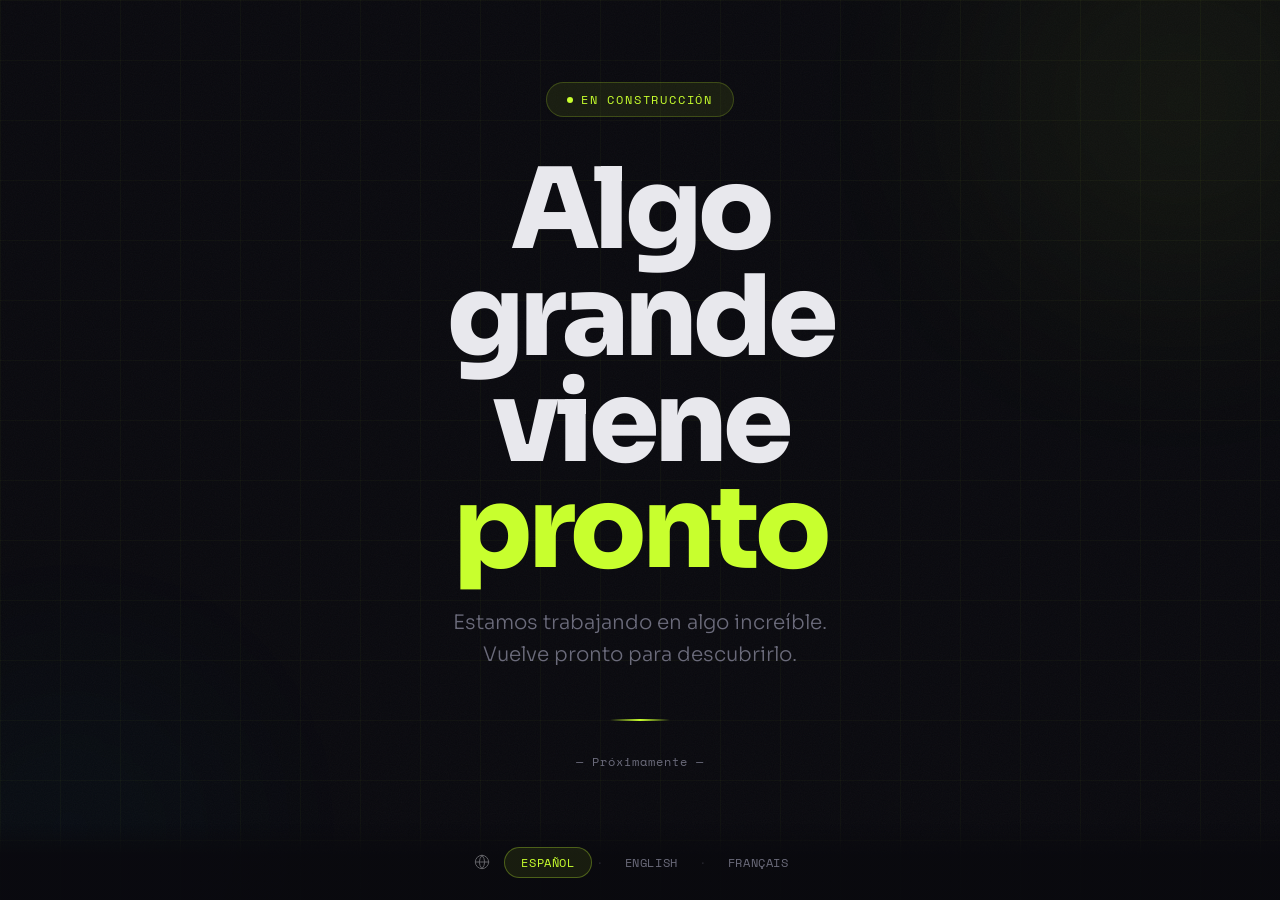
<file: index.html>
<!DOCTYPE html>
<html lang="es">
<head>
  <meta charset="UTF-8">
  <meta name="viewport" content="width=device-width, initial-scale=1.0">
  <title>Próximamente</title>
  <link href="https://fonts.googleapis.com/css2?family=Sora:wght@300;600;800&family=Space+Mono&display=swap" rel="stylesheet">
  <style>
    *, *::before, *::after { margin: 0; padding: 0; box-sizing: border-box; }

    :root {
      --bg: #0a0a0f;
      --surface: #12121a;
      --accent: #c8ff2e;
      --accent-dim: rgba(200, 255, 46, 0.08);
      --text: #e8e8ed;
      --muted: #6b6b7b;
    }

    body {
      min-height: 100vh;
      display: flex;
      flex-direction: column;
      align-items: center;
      justify-content: center;
      background: var(--bg);
      color: var(--text);
      font-family: 'Sora', sans-serif;
      overflow: hidden;
    }

    /* Animated background grid */
    .grid-bg {
      position: fixed;
      inset: 0;
      background-image:
        linear-gradient(rgba(200, 255, 46, 0.03) 1px, transparent 1px),
        linear-gradient(90deg, rgba(200, 255, 46, 0.03) 1px, transparent 1px);
      background-size: 60px 60px;
      animation: gridShift 20s linear infinite;
    }

    @keyframes gridShift {
      0% { transform: translate(0, 0); }
      100% { transform: translate(60px, 60px); }
    }

    /* Glow orbs */
    .orb {
      position: fixed;
      border-radius: 50%;
      filter: blur(120px);
      opacity: 0.4;
      animation: float 8s ease-in-out infinite;
    }

    .orb-1 {
      width: 400px; height: 400px;
      background: rgba(200, 255, 46, 0.15);
      top: -100px; right: -100px;
    }

    .orb-2 {
      width: 300px; height: 300px;
      background: rgba(46, 200, 255, 0.1);
      bottom: -80px; left: -80px;
      animation-delay: -4s;
    }

    @keyframes float {
      0%, 100% { transform: translate(0, 0) scale(1); }
      50% { transform: translate(30px, -20px) scale(1.1); }
    }

    /* Main content */
    .container {
      position: relative;
      z-index: 1;
      text-align: center;
      padding: 2rem 2rem 5rem;
      max-width: 700px;
      flex: 1;
      display: flex;
      flex-direction: column;
      align-items: center;
      justify-content: center;
    }

    /* Badge */
    .badge {
      display: inline-flex;
      align-items: center;
      gap: 8px;
      padding: 8px 20px;
      border: 1px solid rgba(200, 255, 46, 0.2);
      border-radius: 100px;
      font-family: 'Space Mono', monospace;
      font-size: 0.75rem;
      letter-spacing: 0.15em;
      text-transform: uppercase;
      color: var(--accent);
      background: var(--accent-dim);
      margin-bottom: 2.5rem;
      animation: fadeInUp 0.8s ease both;
    }

    .badge .dot {
      width: 6px; height: 6px;
      background: var(--accent);
      border-radius: 50%;
      animation: pulse 2s ease-in-out infinite;
    }

    @keyframes pulse {
      0%, 100% { opacity: 1; transform: scale(1); }
      50% { opacity: 0.4; transform: scale(0.8); }
    }

    /* Heading */
    h1 {
      font-size: clamp(3rem, 10vw, 7rem);
      font-weight: 800;
      line-height: 0.95;
      letter-spacing: -0.04em;
      margin-bottom: 1.5rem;
      animation: fadeInUp 0.8s ease 0.15s both;
    }

    h1 .line { display: block; }

    h1 .highlight {
      color: var(--accent);
      position: relative;
    }

    /* Subtitle */
    .subtitle {
      font-size: clamp(1rem, 2.5vw, 1.25rem);
      font-weight: 300;
      color: var(--muted);
      line-height: 1.6;
      margin-bottom: 3rem;
      animation: fadeInUp 0.8s ease 0.3s both;
    }

    /* Divider */
    .divider {
      width: 60px;
      height: 2px;
      background: linear-gradient(90deg, transparent, var(--accent), transparent);
      margin: 0 auto 2rem;
      animation: fadeInUp 0.8s ease 0.45s both;
    }

    .footer-info {
      font-family: 'Space Mono', monospace;
      font-size: 0.75rem;
      color: var(--muted);
      letter-spacing: 0.08em;
      animation: fadeInUp 0.8s ease 0.6s both;
    }

    @keyframes fadeInUp {
      from { opacity: 0; transform: translateY(30px); }
      to { opacity: 1; transform: translateY(0); }
    }

    /* Noise overlay */
    .noise {
      position: fixed;
      inset: 0;
      z-index: 0;
      opacity: 0.035;
      pointer-events: none;
      background-image: url("data:image/svg+xml,%3Csvg viewBox='0 0 256 256' xmlns='http://www.w3.org/2000/svg'%3E%3Cfilter id='n'%3E%3CfeTurbulence type='fractalNoise' baseFrequency='0.9' numOctaves='4' stitchTiles='stitch'/%3E%3C/filter%3E%3Crect width='100%25' height='100%25' filter='url(%23n)'/%3E%3C/svg%3E");
      background-repeat: repeat;
      background-size: 256px 256px;
    }

    /* ===== Language Switcher Footer ===== */
    .lang-footer {
      position: fixed;
      bottom: 0;
      left: 0;
      right: 0;
      z-index: 10;
      display: flex;
      align-items: center;
      justify-content: center;
      gap: 6px;
      padding: 1.4rem 1rem;
      background: linear-gradient(to top, rgba(10, 10, 15, 0.95) 60%, transparent);
      animation: fadeInUp 0.8s ease 0.75s both;
    }

    .lang-footer .lang-icon {
      width: 16px;
      height: 16px;
      margin-right: 8px;
      opacity: 0.4;
    }

    .lang-footer .separator {
      color: rgba(107, 107, 123, 0.25);
      font-size: 0.85rem;
      user-select: none;
    }

    .lang-btn {
      background: none;
      border: 1px solid transparent;
      color: var(--muted);
      font-family: 'Space Mono', monospace;
      font-size: 0.75rem;
      letter-spacing: 0.05em;
      padding: 6px 16px;
      border-radius: 100px;
      cursor: pointer;
      transition: all 0.3s ease;
      text-transform: uppercase;
    }

    .lang-btn:hover {
      color: var(--text);
      border-color: rgba(200, 255, 46, 0.15);
      background: var(--accent-dim);
    }

    .lang-btn.active {
      color: var(--accent);
      border-color: rgba(200, 255, 46, 0.3);
      background: var(--accent-dim);
      pointer-events: none;
    }

    /* Transition for text changes */
    .fade-swap {
      animation: fadeSwap 0.35s ease;
    }

    @keyframes fadeSwap {
      0% { opacity: 0; transform: translateY(6px); }
      100% { opacity: 1; transform: translateY(0); }
    }
  </style>
</head>
<body>

  <div class="grid-bg"></div>
  <div class="orb orb-1"></div>
  <div class="orb orb-2"></div>
  <div class="noise"></div>

  <div class="container">
    <div class="badge">
      <span class="dot"></span>
      <span id="badge-text">En construcción</span>
    </div>

    <h1>
      <span class="line" id="heading-1">Algo grande</span>
      <span class="line" id="heading-2">viene <span class="highlight" id="heading-hl">pronto</span></span>
    </h1>

    <p class="subtitle" id="subtitle">
      Estamos trabajando en algo increíble.<br>
      Vuelve pronto para descubrirlo.
    </p>

    <div class="divider"></div>

    <p class="footer-info" id="footer-tag">— Próximamente —</p>
  </div>

  <!-- Language Switcher Footer -->
  <footer class="lang-footer">
    <svg class="lang-icon" viewBox="0 0 24 24" fill="none" stroke="currentColor" stroke-width="1.5" stroke-linecap="round" stroke-linejoin="round">
      <circle cx="12" cy="12" r="10"/>
      <path d="M2 12h20"/>
      <path d="M12 2a15.3 15.3 0 0 1 4 10 15.3 15.3 0 0 1-4 10 15.3 15.3 0 0 1-4-10A15.3 15.3 0 0 1 12 2z"/>
    </svg>
    <button class="lang-btn active" data-lang="es" onclick="switchLang('es')">Español</button>
    <span class="separator">·</span>
    <button class="lang-btn" data-lang="en" onclick="switchLang('en')">English</button>
    <span class="separator">·</span>
    <button class="lang-btn" data-lang="fr" onclick="switchLang('fr')">Français</button>
  </footer>

  <script>
    const translations = {
      es: {
        badge: "En construcción",
        heading1: "Algo grande",
        heading2pre: "viene ",
        highlight: "pronto",
        subtitle: "Estamos trabajando en algo increíble.<br>Vuelve pronto para descubrirlo.",
        footerTag: "— Próximamente —",
        title: "Próximamente",
        lang: "es"
      },
      en: {
        badge: "Under construction",
        heading1: "Something big",
        heading2pre: "is coming ",
        highlight: "soon",
        subtitle: "We're working on something amazing.<br>Come back soon to discover it.",
        footerTag: "— Coming Soon —",
        title: "Coming Soon",
        lang: "en"
      },
      fr: {
        badge: "En construction",
        heading1: "Quelque chose",
        heading2pre: "de grand arrive ",
        highlight: "bientôt",
        subtitle: "Nous travaillons sur quelque chose d'incroyable.<br>Revenez bientôt pour le découvrir.",
        footerTag: "— Bientôt —",
        title: "Bientôt",
        lang: "fr"
      }
    };

    function switchLang(lang) {
      const t = translations[lang];
      if (!t) return;

      // Animate content swap
      const container = document.querySelector('.container');
      container.classList.remove('fade-swap');
      void container.offsetWidth; // trigger reflow
      container.classList.add('fade-swap');

      // Update text
      document.getElementById('badge-text').textContent = t.badge;
      document.getElementById('heading-1').textContent = t.heading1;

      const h2 = document.getElementById('heading-2');
      h2.innerHTML = '';
      h2.appendChild(document.createTextNode(t.heading2pre));
      const hl = document.createElement('span');
      hl.className = 'highlight';
      hl.id = 'heading-hl';
      hl.textContent = t.highlight;
      h2.appendChild(hl);

      document.getElementById('subtitle').innerHTML = t.subtitle;
      document.getElementById('footer-tag').textContent = t.footerTag;
      document.title = t.title;
      document.documentElement.lang = t.lang;

      // Toggle active button
      document.querySelectorAll('.lang-btn').forEach(btn => {
        btn.classList.toggle('active', btn.dataset.lang === lang);
      });
    }
  </script>

</body>
</html>
</file>
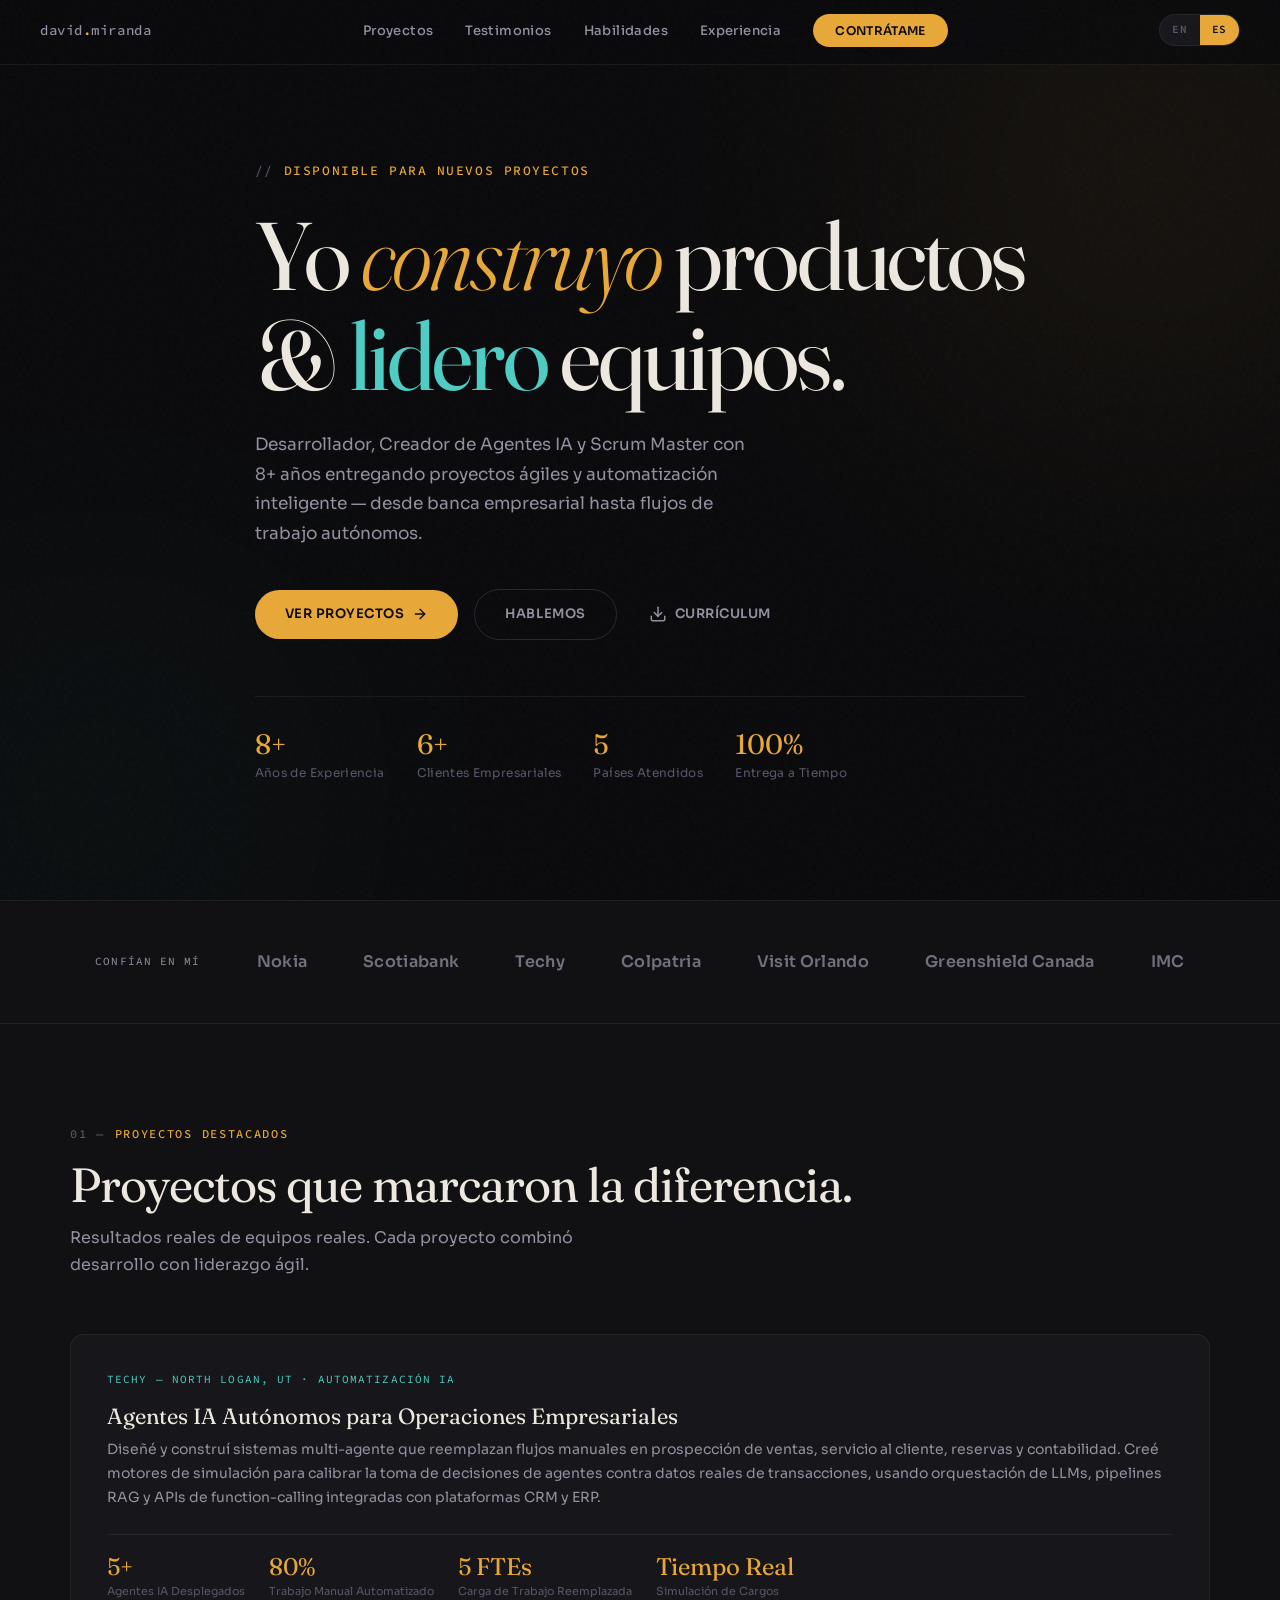
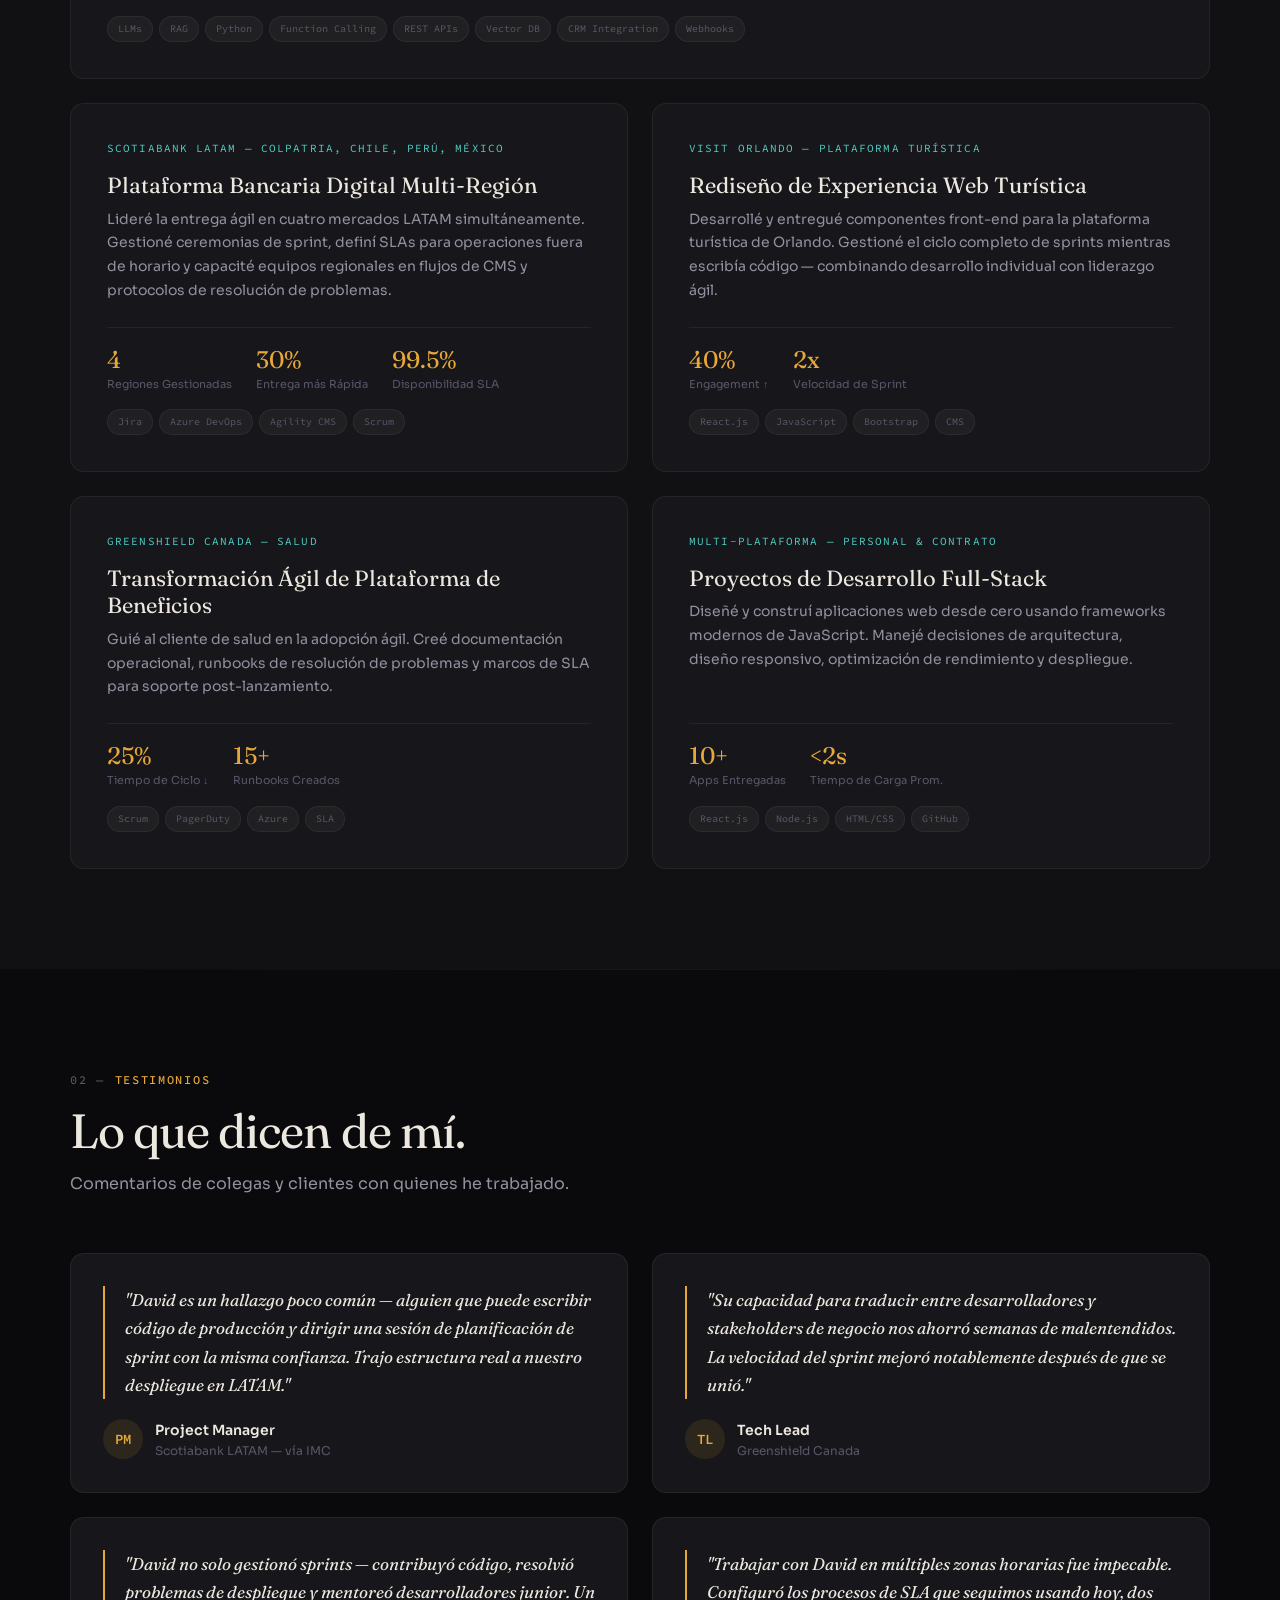
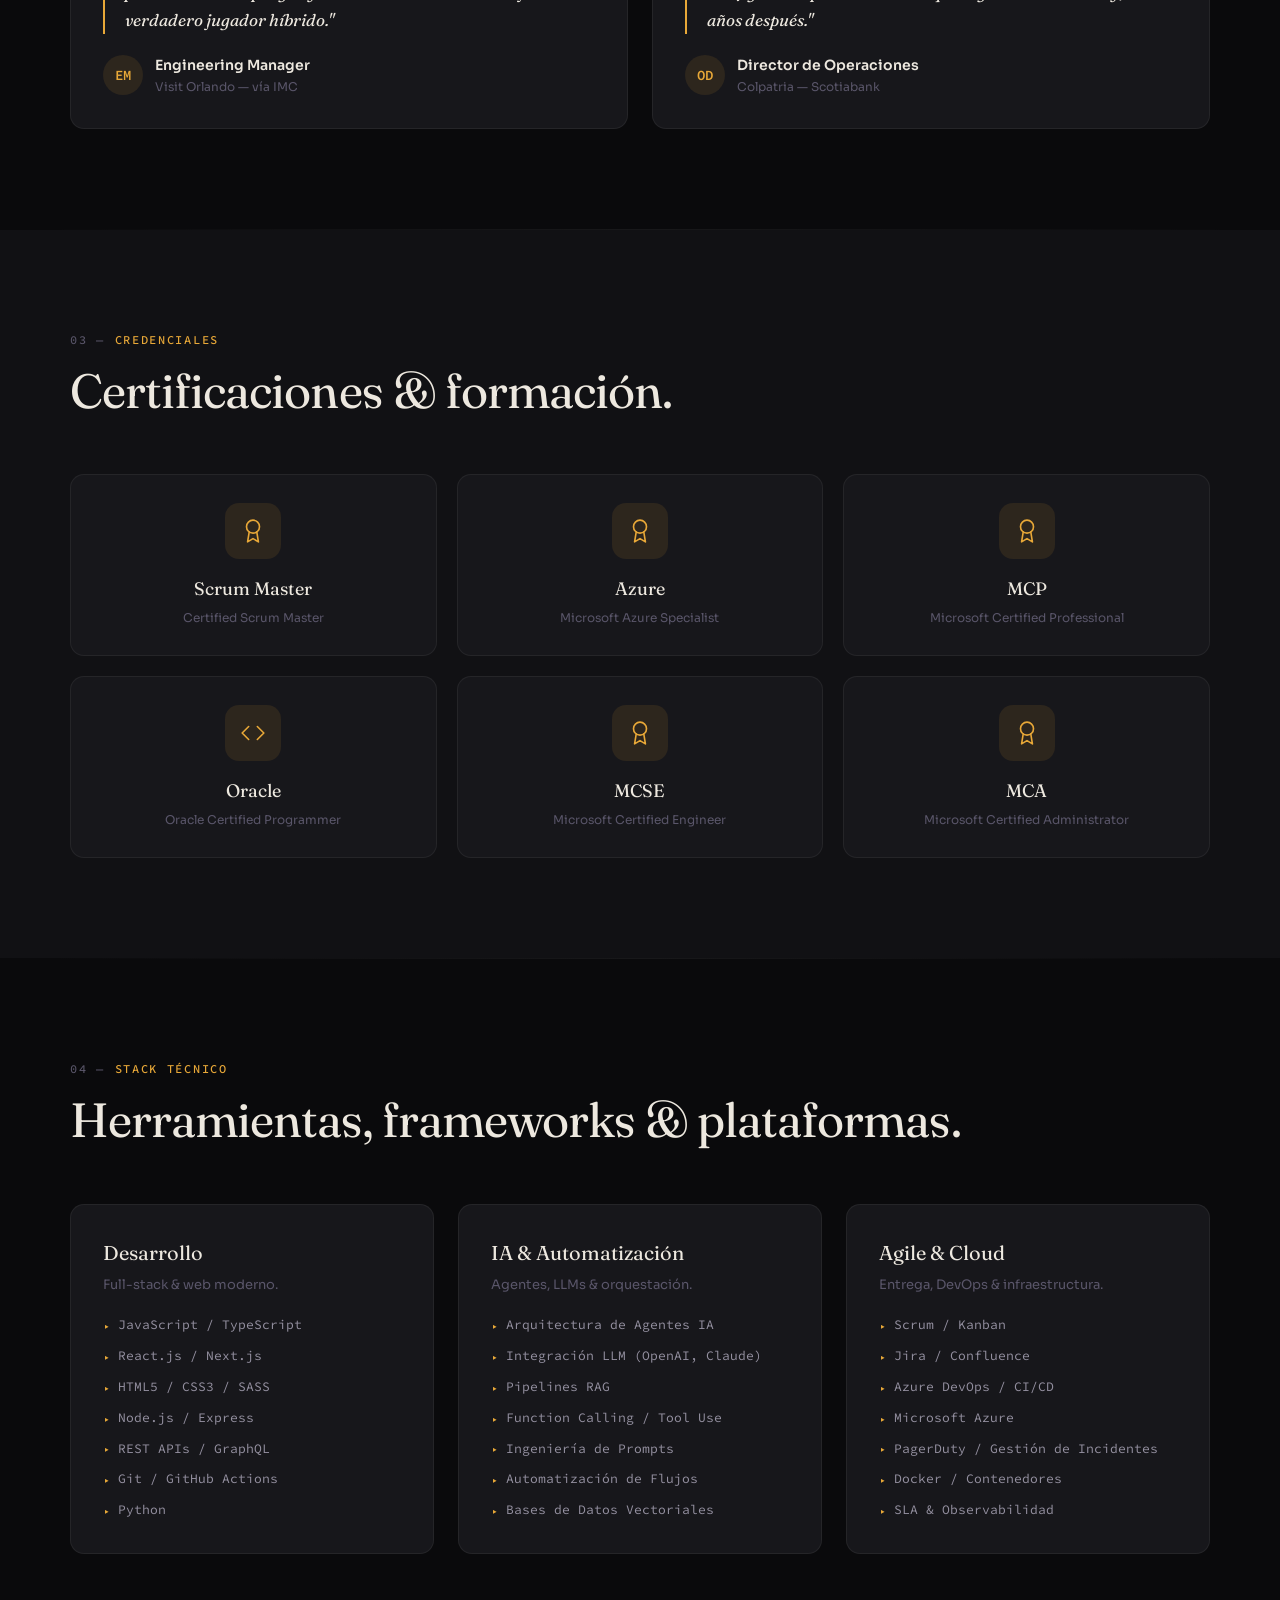
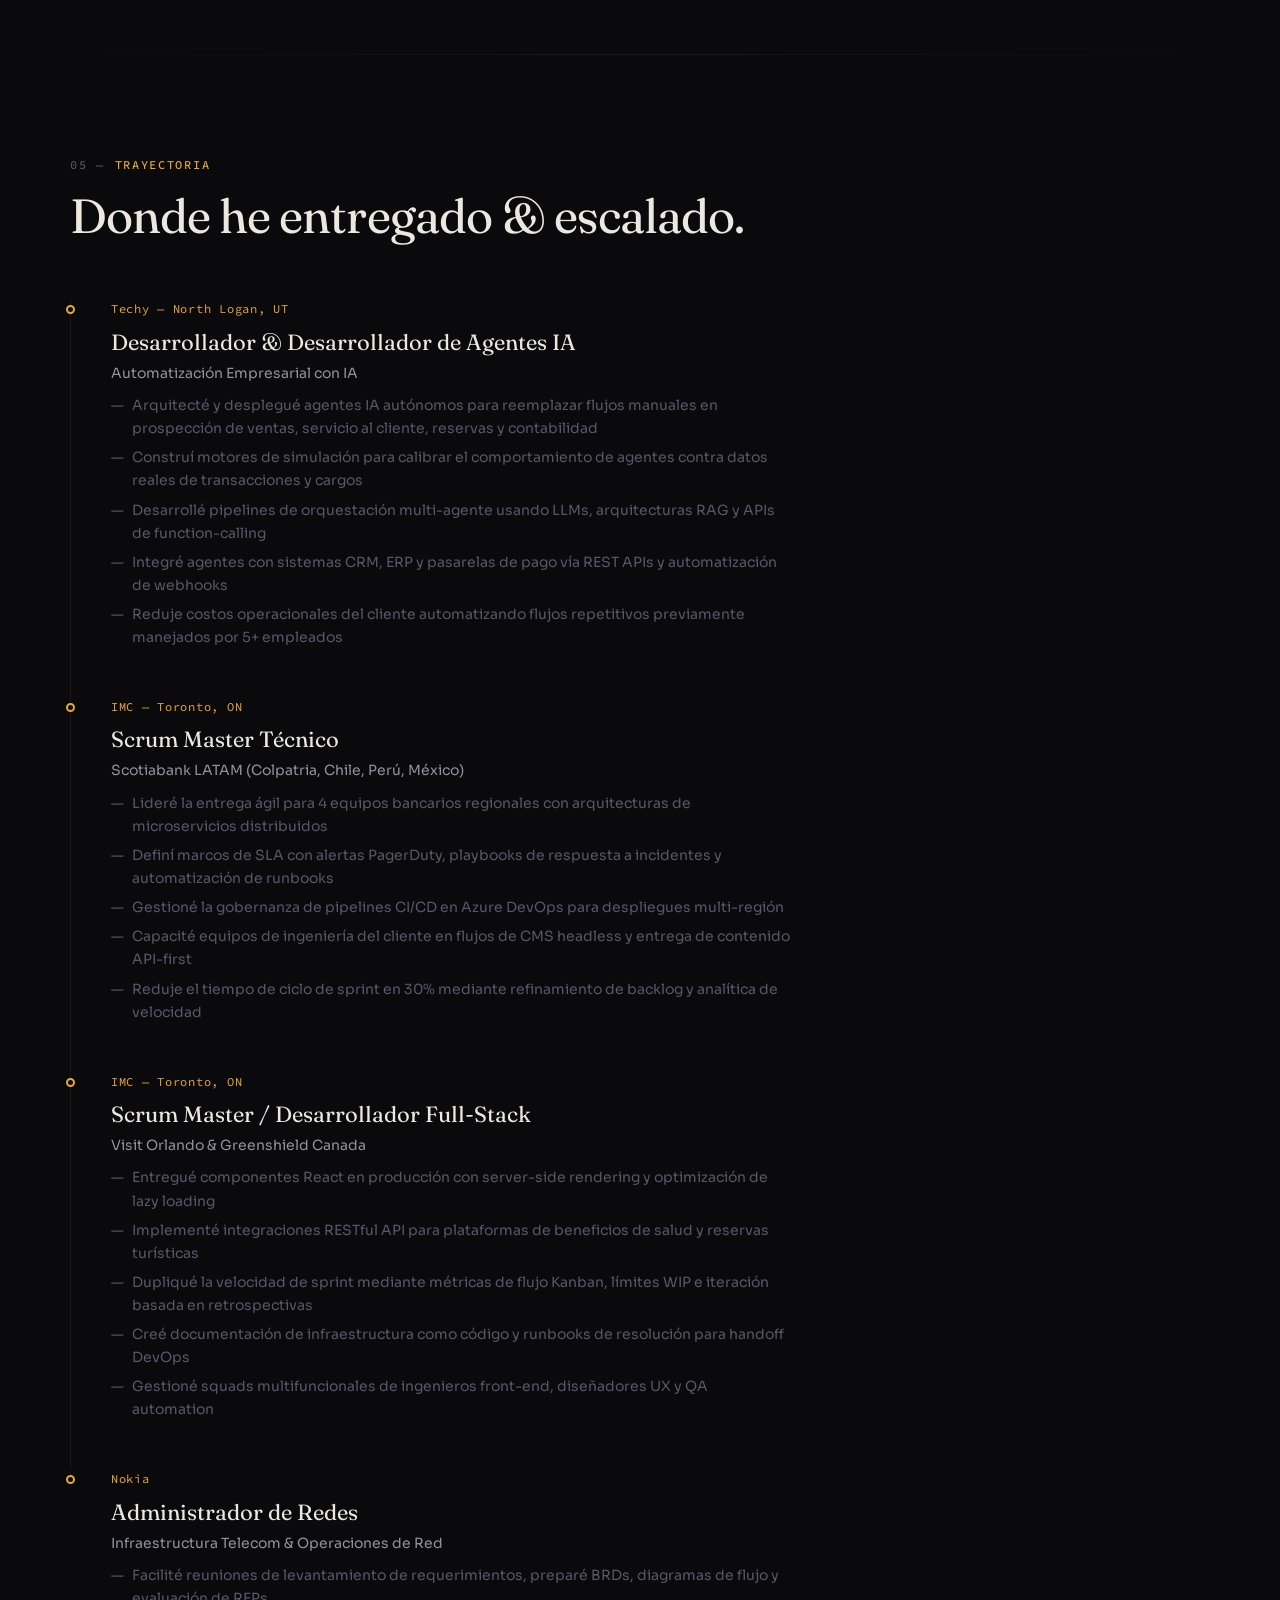
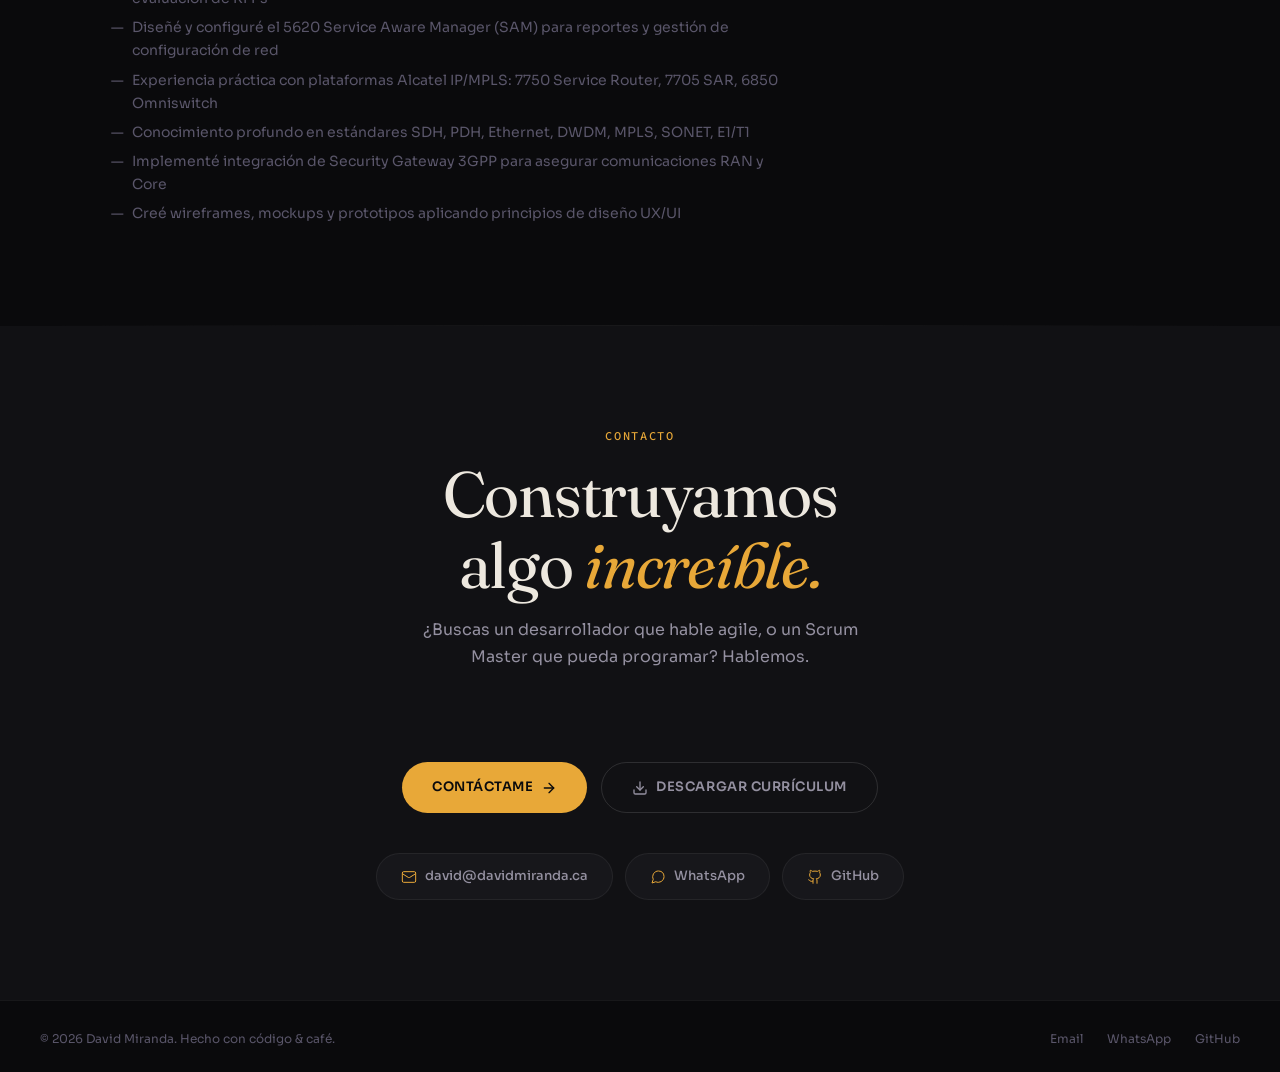
<file: es.html>
<!DOCTYPE html>
<html lang="es">
<head>
    <meta charset="UTF-8">
    <meta name="viewport" content="width=device-width, initial-scale=1.0">
    <title>David Miranda — Desarrollador, Creador de Agentes IA & Scrum Master</title>
    <meta name="description" content="David Miranda es Desarrollador, Creador de Agentes IA y Scrum Master. Entrega proyectos ágiles y automatización inteligente para clientes empresariales. Basado en Canadá.">
    <meta name="keywords" content="Scrum Master, Desarrollador, Agente IA, LLM, Agile, React, JavaScript, Python, Toronto, Canadá">
    <meta property="og:title" content="David Miranda — Desarrollador, Creador de Agentes IA & Scrum Master">
    <meta property="og:description" content="Construyo productos y lidero equipos. Desarrollador y Scrum Master basado en Canadá.">
    <meta property="og:type" content="website">
    <meta property="og:url" content="https://davidmiranda.ca">
    <link rel="canonical" href="https://davidmiranda.ca">
    <link rel="preconnect" href="https://fonts.googleapis.com">
    <link rel="preconnect" href="https://fonts.gstatic.com" crossorigin>
    <link href="https://fonts.googleapis.com/css2?family=Fraunces:ital,opsz,wght@0,9..144,300..900;1,9..144,300..900&family=Sora:wght@300;400;500;600;700&family=Source+Code+Pro:wght@400;500;600&display=swap" rel="stylesheet">
    <style>
        :root {
            --bg: #0A0A0C;
            --bg-surface: #111114;
            --bg-card: #17171B;
            --bg-card-hover: #1E1E24;
            --border: rgba(255,255,255,0.06);
            --border-hover: rgba(255,255,255,0.12);
            --text: #EDE8DF;
            --text-secondary: #9490A0;
            --text-muted: #5A566A;
            --accent: #E8A838;
            --accent-dim: rgba(232, 168, 56, 0.10);
            --accent-glow: rgba(232, 168, 56, 0.25);
            --teal: #4ECDC4;
            --teal-dim: rgba(78, 205, 196, 0.10);
            --font-display: 'Fraunces', Georgia, serif;
            --font-body: 'Sora', sans-serif;
            --font-mono: 'Source Code Pro', monospace;
            --ease: cubic-bezier(0.22, 1, 0.36, 1);
            --radius: 14px;
        }

        *, *::before, *::after { box-sizing: border-box; margin: 0; padding: 0; }

        html {
            scroll-behavior: smooth;
            scroll-padding-top: 90px;
            -webkit-text-size-adjust: 100%;
            -webkit-tap-highlight-color: transparent;
        }

        body {
            font-family: var(--font-body);
            background: var(--bg);
            color: var(--text);
            line-height: 1.6;
            overflow-x: hidden;
            -webkit-font-smoothing: antialiased;
        }

        body::after {
            content: '';
            position: fixed;
            inset: 0;
            z-index: 9999;
            pointer-events: none;
            opacity: 0.025;
            background-image: url("data:image/svg+xml,%3Csvg viewBox='0 0 256 256' xmlns='http://www.w3.org/2000/svg'%3E%3Cfilter id='n'%3E%3CfeTurbulence type='fractalNoise' baseFrequency='0.9' numOctaves='4' stitchTiles='stitch'/%3E%3C/filter%3E%3Crect width='100%25' height='100%25' filter='url(%23n)'/%3E%3C/svg%3E");
        }

        ::selection { background: var(--accent); color: var(--bg); }
        ::-webkit-scrollbar { width: 5px; }
        ::-webkit-scrollbar-track { background: transparent; }
        ::-webkit-scrollbar-thumb { background: var(--text-muted); border-radius: 3px; }

        .wrapper { max-width: 1140px; margin: 0 auto; }

        /* NAV */
        nav {
            position: fixed; top: 0; left: 0; right: 0; z-index: 100;
            padding: 18px 40px;
            display: flex; align-items: center; justify-content: space-between;
            backdrop-filter: blur(24px) saturate(1.3);
            -webkit-backdrop-filter: blur(24px) saturate(1.3);
            background: rgba(10, 10, 12, 0.75);
            border-bottom: 1px solid var(--border);
        }
        .nav-brand {
            font-family: var(--font-mono); font-size: 14px; font-weight: 500;
            letter-spacing: 0.04em; color: var(--text-secondary); text-decoration: none;
            transition: color 0.3s;
        }
        .nav-brand:hover { color: var(--accent); }
        .nav-brand b { color: var(--accent); font-weight: 600; }
        .nav-links { display: flex; align-items: center; gap: 32px; list-style: none; }
        .nav-links a {
            font-size: 13px; font-weight: 500; letter-spacing: 0.03em;
            color: var(--text-secondary); text-decoration: none; transition: color 0.3s;
        }
        .nav-links a:hover { color: var(--text); }
        .nav-cta-link {
            padding: 9px 22px !important; background: var(--accent); color: var(--bg) !important;
            border-radius: 100px; font-weight: 600 !important; font-size: 12px !important;
            letter-spacing: 0.05em; text-transform: uppercase; transition: all 0.3s var(--ease) !important;
        }
        .nav-cta-link:hover { transform: scale(1.04); box-shadow: 0 0 24px var(--accent-glow); }
        .hamburger {
            display: none; background: none; border: none; cursor: pointer;
            padding: 10px; min-width: 44px; min-height: 44px;
            flex-direction: column; justify-content: center; align-items: center; gap: 5px;
        }
        .hamburger span {
            display: block; width: 22px; height: 2px; background: var(--text);
            border-radius: 2px; transition: all 0.3s var(--ease);
        }

        .nav-right {
            display: flex;
            align-items: center;
            gap: 16px;
        }

        .lang-toggle {
            display: flex;
            align-items: center;
            background: var(--bg-card);
            border: 1px solid var(--border);
            border-radius: 100px;
            overflow: hidden;
        }
        .lang-btn {
            font-family: var(--font-mono);
            font-size: 11px;
            font-weight: 600;
            letter-spacing: 0.06em;
            padding: 6px 12px;
            color: var(--text-muted);
            text-decoration: none;
            transition: all 0.3s var(--ease);
        }
        .lang-btn:hover { color: var(--text-secondary); }
        .lang-btn.active {
            background: var(--accent);
            color: var(--bg);
        }

        /* HERO */
        .hero {
            min-height: 100vh; display: flex; align-items: center;
            padding: 120px 40px 80px; position: relative; overflow: hidden;
        }
        .hero-glow { position: absolute; border-radius: 50%; filter: blur(140px); pointer-events: none; }
        .hero-glow--amber { width: 500px; height: 500px; top: -80px; right: -120px; background: var(--accent); opacity: 0.08; }
        .hero-glow--teal { width: 400px; height: 400px; bottom: -100px; left: -100px; background: var(--teal); opacity: 0.05; }
        .hero .wrapper { position: relative; z-index: 1; }
        .hero-eyebrow {
            font-family: var(--font-mono); font-size: 13px; font-weight: 500;
            letter-spacing: 0.12em; text-transform: uppercase; color: var(--accent);
            margin-bottom: 24px; display: inline-flex; align-items: center; gap: 10px;
            opacity: 0; animation: fadeUp 0.7s var(--ease) 0.15s forwards;
        }
        .hero-eyebrow::before { content: '//'; color: var(--text-muted); }
        .hero h1 {
            font-family: var(--font-display); font-size: clamp(3rem, 7.5vw, 6.5rem);
            font-weight: 400; line-height: 1.04; letter-spacing: -0.03em; max-width: 800px;
            opacity: 0; animation: fadeUp 0.7s var(--ease) 0.3s forwards;
        }
        .hero h1 em { font-style: italic; color: var(--accent); font-weight: 300; }
        .hero h1 .teal { color: var(--teal); }
        .hero-desc {
            font-size: 17px; color: var(--text-secondary); max-width: 500px;
            margin-top: 24px; line-height: 1.75;
            opacity: 0; animation: fadeUp 0.7s var(--ease) 0.45s forwards;
        }
        .hero-ctas {
            display: flex; align-items: center; gap: 16px; margin-top: 40px;
            opacity: 0; animation: fadeUp 0.7s var(--ease) 0.6s forwards;
        }

        /* BUTTONS */
        .btn {
            display: inline-flex; align-items: center; gap: 8px;
            padding: 14px 30px; font-family: var(--font-body); font-size: 13px;
            font-weight: 600; letter-spacing: 0.04em; text-transform: uppercase;
            border-radius: 100px; text-decoration: none; cursor: pointer;
            border: none; transition: all 0.3s var(--ease);
        }
        .btn svg { width: 16px; height: 16px; transition: transform 0.3s; }
        .btn--primary { background: var(--accent); color: var(--bg); }
        .btn--primary:hover { transform: translateY(-2px); box-shadow: 0 8px 32px var(--accent-glow); }
        .btn--primary:hover svg { transform: translateX(3px); }
        .btn--outline { background: transparent; color: var(--text-secondary); border: 1px solid var(--border-hover); }
        .btn--outline:hover { border-color: var(--teal); color: var(--teal); background: var(--teal-dim); }
        .btn--ghost { background: transparent; color: var(--text-secondary); padding: 14px 16px; }
        .btn--ghost:hover { color: var(--accent); }
        .btn--ghost svg { width: 18px; height: 18px; }

        .hero-proof {
            display: flex; align-items: center; gap: 32px; margin-top: 56px;
            padding-top: 32px; border-top: 1px solid var(--border);
            opacity: 0; animation: fadeUp 0.7s var(--ease) 0.75s forwards;
        }
        .hero-proof-item { display: flex; flex-direction: column; }
        .hero-proof-item strong { font-family: var(--font-display); font-size: 28px; color: var(--accent); font-weight: 400; line-height: 1.1; }
        .hero-proof-item span { font-size: 12px; color: var(--text-muted); margin-top: 4px; letter-spacing: 0.03em; }

        /* SECTIONS */
        section { padding: 100px 40px; position: relative; }
        .section-header { margin-bottom: 56px; }
        .section-label {
            font-family: var(--font-mono); font-size: 12px; font-weight: 500;
            letter-spacing: 0.14em; text-transform: uppercase; color: var(--accent);
            margin-bottom: 14px; display: flex; align-items: center; gap: 10px;
        }
        .section-label::before { content: attr(data-num); color: var(--text-muted); }
        .section-title { font-family: var(--font-display); font-size: clamp(1.9rem, 4vw, 3rem); font-weight: 400; line-height: 1.15; letter-spacing: -0.02em; }
        .section-desc { font-size: 16px; color: var(--text-secondary); max-width: 520px; margin-top: 12px; line-height: 1.7; }
        .divider { height: 1px; background: linear-gradient(to right, transparent, var(--border), transparent); margin: 0 40px; }

        /* CASE STUDIES */
        .cases { background: var(--bg-surface); }
        .cases-grid { display: grid; grid-template-columns: repeat(2, 1fr); gap: 24px; }
        .case-card {
            background: var(--bg-card); border: 1px solid var(--border); border-radius: var(--radius);
            padding: 36px; transition: all 0.4s var(--ease); position: relative; overflow: hidden;
            display: flex; flex-direction: column;
        }
        .case-card::before {
            content: ''; position: absolute; top: 0; left: 0; right: 0; height: 3px;
            background: linear-gradient(to right, var(--accent), var(--teal)); opacity: 0; transition: opacity 0.4s;
        }
        .case-card:hover { border-color: var(--border-hover); transform: translateY(-6px); box-shadow: 0 16px 48px rgba(0,0,0,0.3); }
        .case-card:hover::before { opacity: 1; }
        .case-eyebrow { font-family: var(--font-mono); font-size: 11px; letter-spacing: 0.1em; text-transform: uppercase; color: var(--teal); margin-bottom: 14px; }
        .case-title { font-family: var(--font-display); font-size: 22px; font-weight: 400; margin-bottom: 8px; line-height: 1.25; }
        .case-desc { font-size: 14px; color: var(--text-secondary); line-height: 1.7; flex: 1; }
        .case-metrics { display: flex; gap: 24px; margin-top: 24px; padding-top: 20px; border-top: 1px solid var(--border); }
        .case-metric { display: flex; flex-direction: column; }
        .case-metric strong { font-family: var(--font-display); font-size: 24px; color: var(--accent); font-weight: 400; line-height: 1; }
        .case-metric span { font-size: 11px; color: var(--text-muted); margin-top: 4px; }
        .case-tags { display: flex; flex-wrap: wrap; gap: 6px; margin-top: 16px; }
        .case-tag { font-family: var(--font-mono); font-size: 10px; padding: 4px 10px; background: rgba(255,255,255,0.04); border: 1px solid var(--border); border-radius: 100px; color: var(--text-muted); }

        /* LOGOS */
        .logos-bar { padding: 48px 40px; background: var(--bg-surface); border-top: 1px solid var(--border); border-bottom: 1px solid var(--border); }
        .logos-bar .wrapper { display: flex; align-items: center; gap: 56px; justify-content: center; flex-wrap: wrap; }
        .logos-bar p { font-family: var(--font-mono); font-size: 11px; letter-spacing: 0.1em; text-transform: uppercase; color: var(--text-secondary); white-space: nowrap; }
        .logo-item { font-family: var(--font-body); font-size: 16px; font-weight: 600; color: var(--text-secondary); opacity: 0.75; letter-spacing: 0.02em; transition: all 0.3s; white-space: nowrap; }
        .logo-item:hover { opacity: 1; }

        /* TESTIMONIALS */
        .testimonials-grid { display: grid; grid-template-columns: repeat(2, 1fr); gap: 24px; }
        .testimonial-card {
            background: var(--bg-card); border: 1px solid var(--border); border-radius: var(--radius);
            padding: 32px; transition: all 0.4s var(--ease);
        }
        .testimonial-card:hover { border-color: var(--border-hover); transform: translateY(-4px); }
        .testimonial-quote {
            font-family: var(--font-display); font-size: 17px; font-weight: 400; font-style: italic;
            line-height: 1.65; color: var(--text); margin-bottom: 20px; padding-left: 20px;
            border-left: 2px solid var(--accent);
        }
        .testimonial-author { display: flex; align-items: center; gap: 12px; }
        .testimonial-avatar {
            width: 40px; height: 40px; border-radius: 50%; background: var(--accent-dim);
            display: flex; align-items: center; justify-content: center;
            font-family: var(--font-mono); font-size: 14px; font-weight: 600; color: var(--accent);
        }
        .testimonial-name { font-size: 14px; font-weight: 600; }
        .testimonial-role { font-size: 12px; color: var(--text-muted); }

        /* CERTIFICATIONS */
        .certs { background: var(--bg-surface); }
        .certs-grid { display: grid; grid-template-columns: repeat(3, 1fr); gap: 20px; }
        .cert-card {
            background: var(--bg-card); border: 1px solid var(--border); border-radius: var(--radius);
            padding: 28px 24px; text-align: center; transition: all 0.4s var(--ease);
        }
        .cert-card:hover { border-color: var(--accent); transform: translateY(-4px); background: var(--bg-card-hover); }
        .cert-icon {
            width: 56px; height: 56px; margin: 0 auto 16px; background: var(--accent-dim);
            border-radius: 14px; display: flex; align-items: center; justify-content: center;
        }
        .cert-icon svg { width: 26px; height: 26px; color: var(--accent); }
        .cert-name { font-family: var(--font-display); font-size: 18px; font-weight: 400; margin-bottom: 4px; }
        .cert-org { font-size: 12px; color: var(--text-muted); }

        /* SKILLS */
        .skills-cols { display: grid; grid-template-columns: repeat(3, 1fr); gap: 24px; }
        .skill-col {
            padding: 32px; background: var(--bg-card); border: 1px solid var(--border);
            border-radius: var(--radius); transition: all 0.4s var(--ease);
        }
        .skill-col:hover { border-color: var(--border-hover); transform: translateY(-4px); }
        .skill-col h3 { font-family: var(--font-display); font-size: 20px; font-weight: 400; margin-bottom: 6px; }
        .skill-col p { font-size: 13px; color: var(--text-muted); margin-bottom: 20px; }
        .skill-list { list-style: none; display: flex; flex-direction: column; gap: 10px; }
        .skill-list li { font-family: var(--font-mono); font-size: 13px; color: var(--text-secondary); display: flex; align-items: center; gap: 8px; }
        .skill-list li::before { content: '▸'; color: var(--accent); font-size: 12px; }

        /* EXPERIENCE */
        .exp-container { max-width: 720px; }
        .exp-item { position: relative; padding: 0 0 48px 40px; border-left: 1px solid var(--border); }
        .exp-item:last-child { padding-bottom: 0; border-left-color: transparent; }
        .exp-item::before {
            content: ''; position: absolute; left: -5px; top: 6px; width: 9px; height: 9px;
            border-radius: 50%; background: var(--bg); border: 2px solid var(--accent);
        }
        .exp-date { font-family: var(--font-mono); font-size: 12px; letter-spacing: 0.06em; color: var(--accent); margin-bottom: 6px; }
        .exp-role { font-family: var(--font-display); font-size: 22px; font-weight: 400; margin-bottom: 2px; }
        .exp-company { font-size: 14px; color: var(--text-secondary); margin-bottom: 10px; }
        .exp-bullets { list-style: none; display: flex; flex-direction: column; gap: 6px; }
        .exp-bullets li { font-size: 14px; color: var(--text-muted); line-height: 1.65; display: flex; gap: 8px; }
        .exp-bullets li::before { content: '—'; color: var(--text-muted); flex-shrink: 0; }

        /* CONTACT */
        .contact { background: var(--bg-surface); text-align: center; }
        .contact .section-header { display: flex; flex-direction: column; align-items: center; }
        .contact .section-label::before { display: none; }
        .contact-headline {
            font-family: var(--font-display); font-size: clamp(2.2rem, 5vw, 4rem);
            font-weight: 400; line-height: 1.1; letter-spacing: -0.02em; margin-bottom: 16px;
        }
        .contact-headline em { font-style: italic; color: var(--accent); }
        .contact-sub { font-size: 16px; color: var(--text-secondary); max-width: 440px; margin: 0 auto 36px; line-height: 1.7; }
        .contact-btns { display: flex; justify-content: center; gap: 14px; flex-wrap: wrap; margin-bottom: 40px; }
        .contact-channels { display: flex; justify-content: center; gap: 12px; flex-wrap: wrap; }
        .contact-chip {
            display: inline-flex; align-items: center; gap: 8px; padding: 12px 24px;
            background: var(--bg-card); border: 1px solid var(--border); border-radius: 100px;
            color: var(--text-secondary); text-decoration: none; font-size: 13px; font-weight: 500;
            transition: all 0.3s var(--ease);
        }
        .contact-chip:hover { border-color: var(--accent); color: var(--text); transform: translateY(-2px); }
        .contact-chip svg { width: 16px; height: 16px; color: var(--accent); }

        /* FOOTER */
        footer {
            padding: 28px 40px; display: flex; align-items: center; justify-content: space-between;
            border-top: 1px solid var(--border);
        }
        footer p { font-size: 12px; color: var(--text-muted); }
        .footer-links { display: flex; gap: 24px; }
        .footer-links a { font-size: 12px; color: var(--text-muted); text-decoration: none; transition: color 0.3s; }
        .footer-links a:hover { color: var(--accent); }

        /* ANIMATIONS */
        @keyframes fadeUp { from { opacity: 0; transform: translateY(24px); } to { opacity: 1; transform: translateY(0); } }
        .reveal { opacity: 0; transform: translateY(32px); transition: all 0.7s var(--ease); }
        .reveal.visible { opacity: 1; transform: translateY(0); }

        /* RESPONSIVE: 1024 */
        @media (max-width: 1024px) {
            section { padding: 80px 32px; }
            .certs-grid { grid-template-columns: repeat(2, 1fr); }
            .skills-cols { grid-template-columns: repeat(2, 1fr); }
        }

        /* RESPONSIVE: 768 */
        @media (max-width: 768px) {
            nav { padding: 14px 24px; }
            .nav-links { display: none; }
            .hamburger { display: flex; }
            .nav-links.open {
                display: flex; flex-direction: column; position: absolute; top: 100%; left: 0; right: 0;
                background: rgba(10,10,12,0.97); backdrop-filter: blur(24px); -webkit-backdrop-filter: blur(24px);
                padding: 20px 24px 28px; border-bottom: 1px solid var(--border); gap: 4px;
            }
            .nav-links.open li { width: 100%; }
            .nav-links.open a { display: block; padding: 14px 0; font-size: 15px; border-bottom: 1px solid var(--border); }
            .nav-links.open .nav-cta-link { margin-top: 12px; text-align: center; border-bottom: none; }
            section { padding: 72px 24px; }
            .hero { padding: 110px 24px 72px; min-height: auto; }
            .hero h1 { font-size: clamp(2.4rem, 9vw, 4rem); }
            .hero-desc { font-size: 15px; }
            .hero-ctas { flex-direction: column; align-items: stretch; gap: 12px; }
            .btn { justify-content: center; width: 100%; }
            .hero-proof { flex-wrap: wrap; gap: 20px; }
            .cases-grid { grid-template-columns: 1fr; }
            .testimonials-grid { grid-template-columns: 1fr; }
            .certs-grid { grid-template-columns: 1fr 1fr; gap: 14px; }
            .skills-cols { grid-template-columns: 1fr; }
            .section-title { font-size: clamp(1.7rem, 5vw, 2.2rem); }
            .exp-item { padding-left: 28px; }
            .exp-role { font-size: 20px; }
            .logos-bar { padding: 36px 24px; }
            .logos-bar .wrapper { gap: 36px; }
            .logo-item { font-size: 14px; }
            .divider { margin: 0 24px; }
            .contact-btns { flex-direction: column; align-items: center; }
            .contact-channels { flex-direction: column; align-items: center; }
            footer { flex-direction: column; gap: 12px; text-align: center; padding: 24px; }
        }

        /* RESPONSIVE: 480 */
        @media (max-width: 480px) {
            nav { padding: 12px 16px; }
            .nav-brand { font-size: 13px; }
            section { padding: 56px 16px; }
            .hero { padding: 96px 16px 56px; }
            .hero-eyebrow { font-size: 11px; margin-bottom: 18px; }
            .hero h1 { font-size: clamp(2rem, 10vw, 2.8rem); }
            .hero-desc { font-size: 14px; margin-top: 16px; }
            .hero-ctas { margin-top: 28px; }
            .hero-proof { margin-top: 40px; padding-top: 24px; }
            .hero-proof-item strong { font-size: 24px; }
            .section-header { margin-bottom: 36px; }
            .section-title { font-size: clamp(1.5rem, 6vw, 1.9rem); }
            .case-card { padding: 24px; }
            .case-title { font-size: 19px; }
            .case-metrics { gap: 16px; flex-wrap: wrap; }
            .case-metric strong { font-size: 20px; }
            .testimonial-card { padding: 24px; }
            .testimonial-quote { font-size: 15px; padding-left: 16px; }
            .certs-grid { grid-template-columns: 1fr 1fr; gap: 12px; }
            .cert-card { padding: 20px 16px; }
            .cert-name { font-size: 16px; }
            .skill-col { padding: 24px; }
            .skill-col h3 { font-size: 18px; }
            .exp-role { font-size: 18px; }
            .exp-bullets li { font-size: 13px; }
            .contact-headline { font-size: clamp(1.8rem, 7vw, 2.5rem); }
            .contact-chip { font-size: 12px; padding: 10px 18px; }
            .divider { margin: 0 16px; }
            footer { padding: 20px 16px; }
        }

        /* 360 */
        @media (max-width: 360px) {
            .hero h1 { font-size: 1.85rem; }
            .hero-proof { flex-direction: column; gap: 16px; }
            .certs-grid { grid-template-columns: 1fr; }
            .case-metrics { flex-direction: column; gap: 12px; }
        }

        /* TOUCH */
        @media (hover: none) {
            .case-card:hover, .testimonial-card:hover, .cert-card:hover,
            .skill-col:hover, .contact-chip:hover, .btn--primary:hover { transform: none; box-shadow: none; }
            .case-card:hover::before { opacity: 0; }
        }

        /* SAFE AREA */
        @supports (padding: env(safe-area-inset-bottom)) {
            footer { padding-bottom: calc(24px + env(safe-area-inset-bottom)); }
            nav { padding-top: calc(14px + env(safe-area-inset-top)); }
        }
    </style>
</head>
<body>

<!-- NAV -->
<nav>
    <a href="https://davidmiranda.ca" class="nav-brand">david<b>.</b>miranda</a>
    <ul class="nav-links" id="navLinks">
        <li><a href="#work">Proyectos</a></li>
        <li><a href="#testimonials">Testimonios</a></li>
        <li><a href="#skills">Habilidades</a></li>
        <li><a href="#experience">Experiencia</a></li>
        <li><a href="#contact" class="nav-cta-link">Contrátame</a></li>
    </ul>
    <div class="nav-right">
        <div class="lang-toggle">
            <a href="index.html" class="lang-btn" title="English">EN</a>
            <a href="es.html" class="lang-btn active" title="Español">ES</a>
        </div>
        <button class="hamburger" id="hamburger" aria-label="Menu">
            <span></span><span></span><span></span>
        </button>
    </div>
</nav>

<!-- HERO -->
<section class="hero" id="hero">
    <div class="hero-glow hero-glow--amber"></div>
    <div class="hero-glow hero-glow--teal"></div>
    <div class="wrapper">
        <div class="hero-eyebrow">Disponible para nuevos proyectos</div>
        <h1>Yo <em>construyo</em> productos<br>& <span class="teal">lidero</span> equipos.</h1>
        <p class="hero-desc">Desarrollador, Creador de Agentes IA y Scrum Master con 8+ años entregando proyectos ágiles y automatización inteligente — desde banca empresarial hasta flujos de trabajo autónomos.</p>
        <div class="hero-ctas">
            <a href="#work" class="btn btn--primary">
                Ver Proyectos
                <svg viewBox="0 0 24 24" fill="none" stroke="currentColor" stroke-width="2" stroke-linecap="round" stroke-linejoin="round"><path d="m5 12h14"/><path d="m12 5 7 7-7 7"/></svg>
            </a>
            <a href="#contact" class="btn btn--outline">Hablemos</a>
            <a href="David_Miranda_Resume.pdf" class="btn btn--ghost" download>
                <svg viewBox="0 0 24 24" fill="none" stroke="currentColor" stroke-width="2" stroke-linecap="round" stroke-linejoin="round"><path d="M21 15v4a2 2 0 0 1-2 2H5a2 2 0 0 1-2-2v-4"/><polyline points="7 10 12 15 17 10"/><line x1="12" y1="15" x2="12" y2="3"/></svg>
                Currículum
            </a>
        </div>
        <div class="hero-proof">
            <div class="hero-proof-item"><strong>8+</strong><span>Años de Experiencia</span></div>
            <div class="hero-proof-item"><strong>6+</strong><span>Clientes Empresariales</span></div>
            <div class="hero-proof-item"><strong>5</strong><span>Países Atendidos</span></div>
            <div class="hero-proof-item"><strong>100%</strong><span>Entrega a Tiempo</span></div>
        </div>
    </div>
</section>

<!-- CLIENT LOGOS -->
<div class="logos-bar">
    <div class="wrapper">
        <p>Confían en mí</p>
        <span class="logo-item">Nokia</span>
        <span class="logo-item">Scotiabank</span>
        <span class="logo-item">Techy</span>
        <span class="logo-item">Colpatria</span>
        <span class="logo-item">Visit Orlando</span>
        <span class="logo-item">Greenshield Canada</span>
        <span class="logo-item">IMC</span>
    </div>
</div>

<!-- CASE STUDIES -->
<section class="cases" id="work">
    <div class="wrapper">
        <div class="section-header reveal">
            <div class="section-label" data-num="01 —">Proyectos Destacados</div>
            <h2 class="section-title">Proyectos que marcaron la diferencia.</h2>
            <p class="section-desc">Resultados reales de equipos reales. Cada proyecto combinó desarrollo con liderazgo ágil.</p>
        </div>
        <div class="cases-grid">
            <div class="case-card reveal" style="grid-column: 1 / -1;">
                <div class="case-eyebrow">Techy — North Logan, UT · Automatización IA</div>
                <h3 class="case-title">Agentes IA Autónomos para Operaciones Empresariales</h3>
                <p class="case-desc">Diseñé y construí sistemas multi-agente que reemplazan flujos manuales en prospección de ventas, servicio al cliente, reservas y contabilidad. Creé motores de simulación para calibrar la toma de decisiones de agentes contra datos reales de transacciones, usando orquestación de LLMs, pipelines RAG y APIs de function-calling integradas con plataformas CRM y ERP.</p>
                <div class="case-metrics">
                    <div class="case-metric"><strong>5+</strong><span>Agentes IA Desplegados</span></div>
                    <div class="case-metric"><strong>80%</strong><span>Trabajo Manual Automatizado</span></div>
                    <div class="case-metric"><strong>5 FTEs</strong><span>Carga de Trabajo Reemplazada</span></div>
                    <div class="case-metric"><strong>Tiempo Real</strong><span>Simulación de Cargos</span></div>
                </div>
                <div class="case-tags">
                    <span class="case-tag">LLMs</span><span class="case-tag">RAG</span>
                    <span class="case-tag">Python</span><span class="case-tag">Function Calling</span>
                    <span class="case-tag">REST APIs</span><span class="case-tag">Vector DB</span>
                    <span class="case-tag">CRM Integration</span><span class="case-tag">Webhooks</span>
                </div>
            </div>
            <div class="case-card reveal">
                <div class="case-eyebrow">Scotiabank LATAM — Colpatria, Chile, Perú, México</div>
                <h3 class="case-title">Plataforma Bancaria Digital Multi-Región</h3>
                <p class="case-desc">Lideré la entrega ágil en cuatro mercados LATAM simultáneamente. Gestioné ceremonias de sprint, definí SLAs para operaciones fuera de horario y capacité equipos regionales en flujos de CMS y protocolos de resolución de problemas.</p>
                <div class="case-metrics">
                    <div class="case-metric"><strong>4</strong><span>Regiones Gestionadas</span></div>
                    <div class="case-metric"><strong>30%</strong><span>Entrega más Rápida</span></div>
                    <div class="case-metric"><strong>99.5%</strong><span>Disponibilidad SLA</span></div>
                </div>
                <div class="case-tags">
                    <span class="case-tag">Jira</span><span class="case-tag">Azure DevOps</span>
                    <span class="case-tag">Agility CMS</span><span class="case-tag">Scrum</span>
                </div>
            </div>
            <div class="case-card reveal">
                <div class="case-eyebrow">Visit Orlando — Plataforma Turística</div>
                <h3 class="case-title">Rediseño de Experiencia Web Turística</h3>
                <p class="case-desc">Desarrollé y entregué componentes front-end para la plataforma turística de Orlando. Gestioné el ciclo completo de sprints mientras escribía código — combinando desarrollo individual con liderazgo ágil.</p>
                <div class="case-metrics">
                    <div class="case-metric"><strong>40%</strong><span>Engagement ↑</span></div>
                    <div class="case-metric"><strong>2x</strong><span>Velocidad de Sprint</span></div>
                </div>
                <div class="case-tags">
                    <span class="case-tag">React.js</span><span class="case-tag">JavaScript</span>
                    <span class="case-tag">Bootstrap</span><span class="case-tag">CMS</span>
                </div>
            </div>
            <div class="case-card reveal">
                <div class="case-eyebrow">Greenshield Canada — Salud</div>
                <h3 class="case-title">Transformación Ágil de Plataforma de Beneficios</h3>
                <p class="case-desc">Guié al cliente de salud en la adopción ágil. Creé documentación operacional, runbooks de resolución de problemas y marcos de SLA para soporte post-lanzamiento.</p>
                <div class="case-metrics">
                    <div class="case-metric"><strong>25%</strong><span>Tiempo de Ciclo ↓</span></div>
                    <div class="case-metric"><strong>15+</strong><span>Runbooks Creados</span></div>
                </div>
                <div class="case-tags">
                    <span class="case-tag">Scrum</span><span class="case-tag">PagerDuty</span>
                    <span class="case-tag">Azure</span><span class="case-tag">SLA</span>
                </div>
            </div>
            <div class="case-card reveal">
                <div class="case-eyebrow">Multi-Plataforma — Personal & Contrato</div>
                <h3 class="case-title">Proyectos de Desarrollo Full-Stack</h3>
                <p class="case-desc">Diseñé y construí aplicaciones web desde cero usando frameworks modernos de JavaScript. Manejé decisiones de arquitectura, diseño responsivo, optimización de rendimiento y despliegue.</p>
                <div class="case-metrics">
                    <div class="case-metric"><strong>10+</strong><span>Apps Entregadas</span></div>
                    <div class="case-metric"><strong>&lt;2s</strong><span>Tiempo de Carga Prom.</span></div>
                </div>
                <div class="case-tags">
                    <span class="case-tag">React.js</span><span class="case-tag">Node.js</span>
                    <span class="case-tag">HTML/CSS</span><span class="case-tag">GitHub</span>
                </div>
            </div>
        </div>
    </div>
</section>

<div class="divider"></div>

<!-- TESTIMONIALS -->
<section id="testimonials">
    <div class="wrapper">
        <div class="section-header reveal">
            <div class="section-label" data-num="02 —">Testimonios</div>
            <h2 class="section-title">Lo que dicen de mí.</h2>
            <p class="section-desc">Comentarios de colegas y clientes con quienes he trabajado.</p>
        </div>
        <div class="testimonials-grid">
            <div class="testimonial-card reveal">
                <p class="testimonial-quote">"David es un hallazgo poco común — alguien que puede escribir código de producción y dirigir una sesión de planificación de sprint con la misma confianza. Trajo estructura real a nuestro despliegue en LATAM."</p>
                <div class="testimonial-author">
                    <div class="testimonial-avatar">PM</div>
                    <div><div class="testimonial-name">Project Manager</div><div class="testimonial-role">Scotiabank LATAM — vía IMC</div></div>
                </div>
            </div>
            <div class="testimonial-card reveal">
                <p class="testimonial-quote">"Su capacidad para traducir entre desarrolladores y stakeholders de negocio nos ahorró semanas de malentendidos. La velocidad del sprint mejoró notablemente después de que se unió."</p>
                <div class="testimonial-author">
                    <div class="testimonial-avatar">TL</div>
                    <div><div class="testimonial-name">Tech Lead</div><div class="testimonial-role">Greenshield Canada</div></div>
                </div>
            </div>
            <div class="testimonial-card reveal">
                <p class="testimonial-quote">"David no solo gestionó sprints — contribuyó código, resolvió problemas de despliegue y mentoreó desarrolladores junior. Un verdadero jugador híbrido."</p>
                <div class="testimonial-author">
                    <div class="testimonial-avatar">EM</div>
                    <div><div class="testimonial-name">Engineering Manager</div><div class="testimonial-role">Visit Orlando — vía IMC</div></div>
                </div>
            </div>
            <div class="testimonial-card reveal">
                <p class="testimonial-quote">"Trabajar con David en múltiples zonas horarias fue impecable. Configuró los procesos de SLA que seguimos usando hoy, dos años después."</p>
                <div class="testimonial-author">
                    <div class="testimonial-avatar">OD</div>
                    <div><div class="testimonial-name">Director de Operaciones</div><div class="testimonial-role">Colpatria — Scotiabank</div></div>
                </div>
            </div>
        </div>
    </div>
</section>

<div class="divider"></div>

<!-- CERTIFICATIONS -->
<section class="certs" id="certifications">
    <div class="wrapper">
        <div class="section-header reveal">
            <div class="section-label" data-num="03 —">Credenciales</div>
            <h2 class="section-title">Certificaciones & formación.</h2>
        </div>
        <div class="certs-grid reveal">
            <div class="cert-card">
                <div class="cert-icon"><svg viewBox="0 0 24 24" fill="none" stroke="currentColor" stroke-width="1.5" stroke-linecap="round" stroke-linejoin="round"><circle cx="12" cy="8" r="6"/><path d="M15.477 12.89 17 22l-5-3-5 3 1.523-9.11"/></svg></div>
                <div class="cert-name">Scrum Master</div>
                <div class="cert-org">Certified Scrum Master</div>
            </div>
            <div class="cert-card">
                <div class="cert-icon"><svg viewBox="0 0 24 24" fill="none" stroke="currentColor" stroke-width="1.5" stroke-linecap="round" stroke-linejoin="round"><circle cx="12" cy="8" r="6"/><path d="M15.477 12.89 17 22l-5-3-5 3 1.523-9.11"/></svg></div>
                <div class="cert-name">Azure</div>
                <div class="cert-org">Microsoft Azure Specialist</div>
            </div>
            <div class="cert-card">
                <div class="cert-icon"><svg viewBox="0 0 24 24" fill="none" stroke="currentColor" stroke-width="1.5" stroke-linecap="round" stroke-linejoin="round"><circle cx="12" cy="8" r="6"/><path d="M15.477 12.89 17 22l-5-3-5 3 1.523-9.11"/></svg></div>
                <div class="cert-name">MCP</div>
                <div class="cert-org">Microsoft Certified Professional</div>
            </div>
            <div class="cert-card">
                <div class="cert-icon"><svg viewBox="0 0 24 24" fill="none" stroke="currentColor" stroke-width="1.5" stroke-linecap="round" stroke-linejoin="round"><polyline points="16 18 22 12 16 6"/><polyline points="8 6 2 12 8 18"/></svg></div>
                <div class="cert-name">Oracle</div>
                <div class="cert-org">Oracle Certified Programmer</div>
            </div>
            <div class="cert-card">
                <div class="cert-icon"><svg viewBox="0 0 24 24" fill="none" stroke="currentColor" stroke-width="1.5" stroke-linecap="round" stroke-linejoin="round"><circle cx="12" cy="8" r="6"/><path d="M15.477 12.89 17 22l-5-3-5 3 1.523-9.11"/></svg></div>
                <div class="cert-name">MCSE</div>
                <div class="cert-org">Microsoft Certified Engineer</div>
            </div>
            <div class="cert-card">
                <div class="cert-icon"><svg viewBox="0 0 24 24" fill="none" stroke="currentColor" stroke-width="1.5" stroke-linecap="round" stroke-linejoin="round"><circle cx="12" cy="8" r="6"/><path d="M15.477 12.89 17 22l-5-3-5 3 1.523-9.11"/></svg></div>
                <div class="cert-name">MCA</div>
                <div class="cert-org">Microsoft Certified Administrator</div>
            </div>
        </div>
    </div>
</section>

<div class="divider"></div>

<!-- SKILLS -->
<section id="skills">
    <div class="wrapper">
        <div class="section-header reveal">
            <div class="section-label" data-num="04 —">Stack Técnico</div>
            <h2 class="section-title">Herramientas, frameworks & plataformas.</h2>
        </div>
        <div class="skills-cols">
            <div class="skill-col reveal">
                <h3>Desarrollo</h3>
                <p>Full-stack & web moderno.</p>
                <ul class="skill-list">
                    <li>JavaScript / TypeScript</li><li>React.js / Next.js</li>
                    <li>HTML5 / CSS3 / SASS</li><li>Node.js / Express</li>
                    <li>REST APIs / GraphQL</li><li>Git / GitHub Actions</li>
                    <li>Python</li>
                </ul>
            </div>
            <div class="skill-col reveal">
                <h3>IA & Automatización</h3>
                <p>Agentes, LLMs & orquestación.</p>
                <ul class="skill-list">
                    <li>Arquitectura de Agentes IA</li><li>Integración LLM (OpenAI, Claude)</li>
                    <li>Pipelines RAG</li><li>Function Calling / Tool Use</li>
                    <li>Ingeniería de Prompts</li><li>Automatización de Flujos</li>
                    <li>Bases de Datos Vectoriales</li>
                </ul>
            </div>
            <div class="skill-col reveal">
                <h3>Agile & Cloud</h3>
                <p>Entrega, DevOps & infraestructura.</p>
                <ul class="skill-list">
                    <li>Scrum / Kanban</li><li>Jira / Confluence</li>
                    <li>Azure DevOps / CI/CD</li><li>Microsoft Azure</li>
                    <li>PagerDuty / Gestión de Incidentes</li><li>Docker / Contenedores</li>
                    <li>SLA & Observabilidad</li>
                </ul>
            </div>
        </div>
    </div>
</section>

<div class="divider"></div>

<!-- EXPERIENCE -->
<section id="experience">
    <div class="wrapper">
        <div class="section-header reveal">
            <div class="section-label" data-num="05 —">Trayectoria</div>
            <h2 class="section-title">Donde he entregado & escalado.</h2>
        </div>
        <div class="exp-container reveal">
            <div class="exp-item">
                <div class="exp-date">Techy — North Logan, UT</div>
                <div class="exp-role">Desarrollador & Desarrollador de Agentes IA</div>
                <div class="exp-company">Automatización Empresarial con IA</div>
                <ul class="exp-bullets">
                    <li>Arquitecté y desplegué agentes IA autónomos para reemplazar flujos manuales en prospección de ventas, servicio al cliente, reservas y contabilidad</li>
                    <li>Construí motores de simulación para calibrar el comportamiento de agentes contra datos reales de transacciones y cargos</li>
                    <li>Desarrollé pipelines de orquestación multi-agente usando LLMs, arquitecturas RAG y APIs de function-calling</li>
                    <li>Integré agentes con sistemas CRM, ERP y pasarelas de pago vía REST APIs y automatización de webhooks</li>
                    <li>Reduje costos operacionales del cliente automatizando flujos repetitivos previamente manejados por 5+ empleados</li>
                </ul>
            </div>
            <div class="exp-item">
                <div class="exp-date">IMC — Toronto, ON</div>
                <div class="exp-role">Scrum Master Técnico</div>
                <div class="exp-company">Scotiabank LATAM (Colpatria, Chile, Perú, México)</div>
                <ul class="exp-bullets">
                    <li>Lideré la entrega ágil para 4 equipos bancarios regionales con arquitecturas de microservicios distribuidos</li>
                    <li>Definí marcos de SLA con alertas PagerDuty, playbooks de respuesta a incidentes y automatización de runbooks</li>
                    <li>Gestioné la gobernanza de pipelines CI/CD en Azure DevOps para despliegues multi-región</li>
                    <li>Capacité equipos de ingeniería del cliente en flujos de CMS headless y entrega de contenido API-first</li>
                    <li>Reduje el tiempo de ciclo de sprint en 30% mediante refinamiento de backlog y analítica de velocidad</li>
                </ul>
            </div>
            <div class="exp-item">
                <div class="exp-date">IMC — Toronto, ON</div>
                <div class="exp-role">Scrum Master / Desarrollador Full-Stack</div>
                <div class="exp-company">Visit Orlando & Greenshield Canada</div>
                <ul class="exp-bullets">
                    <li>Entregué componentes React en producción con server-side rendering y optimización de lazy loading</li>
                    <li>Implementé integraciones RESTful API para plataformas de beneficios de salud y reservas turísticas</li>
                    <li>Dupliqué la velocidad de sprint mediante métricas de flujo Kanban, límites WIP e iteración basada en retrospectivas</li>
                    <li>Creé documentación de infraestructura como código y runbooks de resolución para handoff DevOps</li>
                    <li>Gestioné squads multifuncionales de ingenieros front-end, diseñadores UX y QA automation</li>
                </ul>
            </div>
            <div class="exp-item">
                <div class="exp-date">Nokia</div>
                <div class="exp-role">Administrador de Redes</div>
                <div class="exp-company">Infraestructura Telecom & Operaciones de Red</div>
                <ul class="exp-bullets">
                    <li>Facilité reuniones de levantamiento de requerimientos, preparé BRDs, diagramas de flujo y evaluación de RFPs</li>
                    <li>Diseñé y configuré el 5620 Service Aware Manager (SAM) para reportes y gestión de configuración de red</li>
                    <li>Experiencia práctica con plataformas Alcatel IP/MPLS: 7750 Service Router, 7705 SAR, 6850 Omniswitch</li>
                    <li>Conocimiento profundo en estándares SDH, PDH, Ethernet, DWDM, MPLS, SONET, E1/T1</li>
                    <li>Implementé integración de Security Gateway 3GPP para asegurar comunicaciones RAN y Core</li>
                    <li>Creé wireframes, mockups y prototipos aplicando principios de diseño UX/UI</li>
                </ul>
            </div>
        </div>
    </div>
</section>

<div class="divider"></div>

<!-- CONTACT -->
<section class="contact" id="contact">
    <div class="wrapper">
        <div class="section-header reveal">
            <div class="section-label" data-num="06 —">Contacto</div>
            <h2 class="contact-headline">Construyamos<br>algo <em>increíble.</em></h2>
            <p class="contact-sub">¿Buscas un desarrollador que hable agile, o un Scrum Master que pueda programar? Hablemos.</p>
        </div>
        <div class="contact-btns reveal">
            <a href="mailto:david@davidmiranda.ca" class="btn btn--primary">
                Contáctame
                <svg viewBox="0 0 24 24" fill="none" stroke="currentColor" stroke-width="2" stroke-linecap="round" stroke-linejoin="round"><path d="m5 12h14"/><path d="m12 5 7 7-7 7"/></svg>
            </a>
            <a href="David_Miranda_Resume.pdf" class="btn btn--outline" download>
                <svg viewBox="0 0 24 24" fill="none" stroke="currentColor" stroke-width="2" stroke-linecap="round" stroke-linejoin="round"><path d="M21 15v4a2 2 0 0 1-2 2H5a2 2 0 0 1-2-2v-4"/><polyline points="7 10 12 15 17 10"/><line x1="12" y1="15" x2="12" y2="3"/></svg>
                Descargar Currículum
            </a>
        </div>
        <div class="contact-channels reveal">
            <a href="mailto:david@davidmiranda.ca" class="contact-chip">
                <svg viewBox="0 0 24 24" fill="none" stroke="currentColor" stroke-width="1.5"><rect width="20" height="16" x="2" y="4" rx="2"/><path d="m22 7-8.97 5.7a1.94 1.94 0 0 1-2.06 0L2 7"/></svg>
                david@davidmiranda.ca
            </a>
            <a href="https://wa.me/14355544530/?text=I%20would%20like%20to%20get%20in%20touch" target="_blank" class="contact-chip">
                <svg viewBox="0 0 24 24" fill="none" stroke="currentColor" stroke-width="1.5"><path d="M21 11.5a8.38 8.38 0 0 1-.9 3.8 8.5 8.5 0 0 1-7.6 4.7 8.38 8.38 0 0 1-3.8-.9L3 21l1.9-5.7a8.38 8.38 0 0 1-.9-3.8 8.5 8.5 0 0 1 4.7-7.6 8.38 8.38 0 0 1 3.8-.9h.5a8.48 8.48 0 0 1 8 8v.5z"/></svg>
                WhatsApp
            </a>
            <a href="https://github.com/mira8098" target="_blank" class="contact-chip">
                <svg viewBox="0 0 24 24" fill="none" stroke="currentColor" stroke-width="1.5"><path d="M15 22v-4a4.8 4.8 0 0 0-1-3.5c3 0 6-2 6-5.5.08-1.25-.27-2.48-1-3.5.28-1.15.28-2.35 0-3.5 0 0-1 0-3 1.5-2.64-.5-5.36-.5-8 0C6 2 5 2 5 2c-.3 1.15-.3 2.35 0 3.5A5.403 5.403 0 0 0 4 9c0 3.5 3 5.5 6 5.5-.39.49-.68 1.05-.85 1.65-.17.6-.22 1.23-.15 1.85v4"/><path d="M9 18c-4.51 2-5-2-7-2"/></svg>
                GitHub
            </a>
        </div>
    </div>
</section>

<!-- FOOTER -->
<footer>
    <p>&copy; 2026 David Miranda. Hecho con código & café.</p>
    <div class="footer-links">
        <a href="mailto:david@davidmiranda.ca">Email</a>
        <a href="https://wa.me/14355544530" target="_blank">WhatsApp</a>
        <a href="https://github.com/mira8098" target="_blank">GitHub</a>
    </div>
</footer>

<script>
    const ham = document.getElementById('hamburger');
    const navLinks = document.getElementById('navLinks');
    ham.addEventListener('click', () => {
        const open = navLinks.classList.toggle('open');
        const s = ham.querySelectorAll('span');
        s[0].style.transform = open ? 'rotate(45deg) translate(5px,5px)' : '';
        s[1].style.opacity = open ? '0' : '1';
        s[2].style.transform = open ? 'rotate(-45deg) translate(5px,-5px)' : '';
    });
    navLinks.querySelectorAll('a').forEach(a => a.addEventListener('click', () => {
        navLinks.classList.remove('open');
        const s = ham.querySelectorAll('span');
        s[0].style.transform = ''; s[1].style.opacity = '1'; s[2].style.transform = '';
    }));

    const obs = new IntersectionObserver((entries) => {
        entries.forEach((e, i) => {
            if (e.isIntersecting) {
                setTimeout(() => e.target.classList.add('visible'), i * 60);
                obs.unobserve(e.target);
            }
        });
    }, { threshold: 0.1, rootMargin: '0px 0px -30px 0px' });
    document.querySelectorAll('.reveal').forEach(el => obs.observe(el));

    document.querySelectorAll('a[href^="#"]').forEach(a => {
        a.addEventListener('click', function(e) {
            e.preventDefault();
            const t = document.querySelector(this.getAttribute('href'));
            if (t) t.scrollIntoView({ behavior: 'smooth' });
        });
    });
</script>

</body>
</html>
</file>
